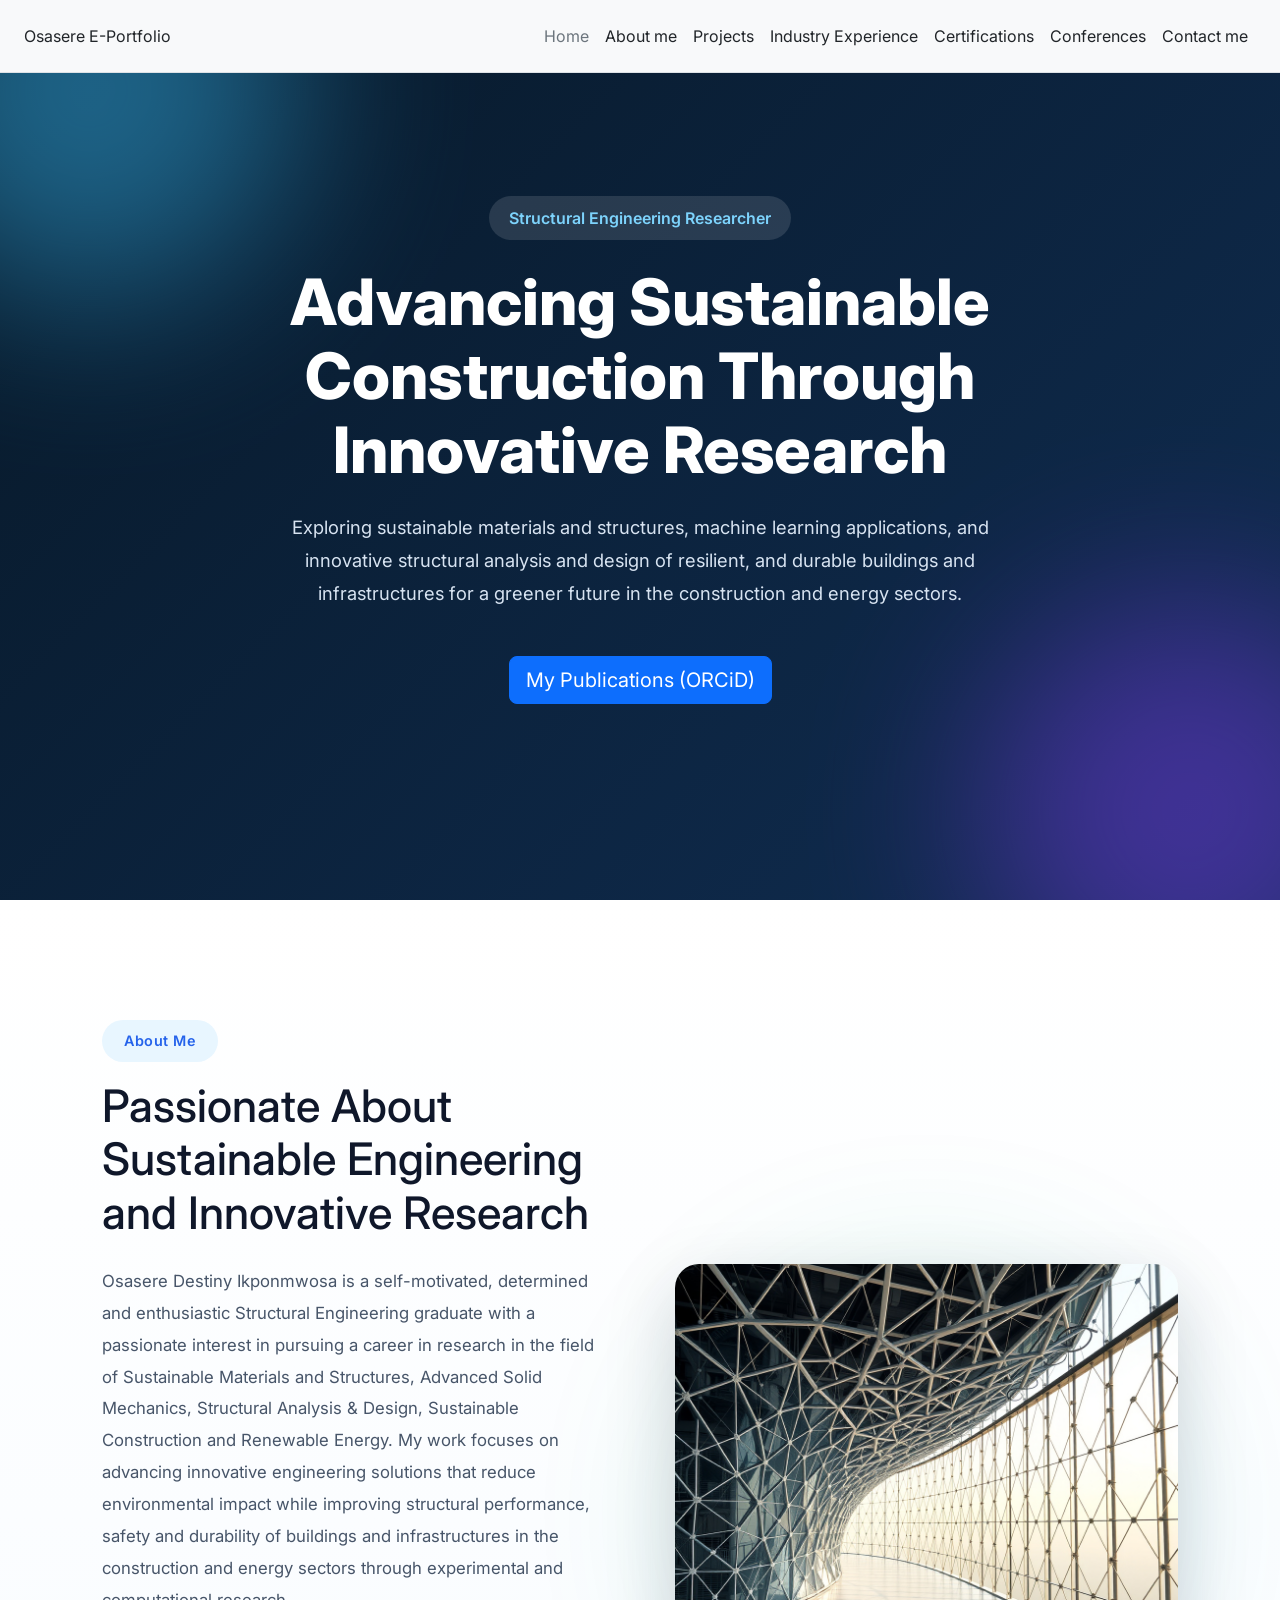
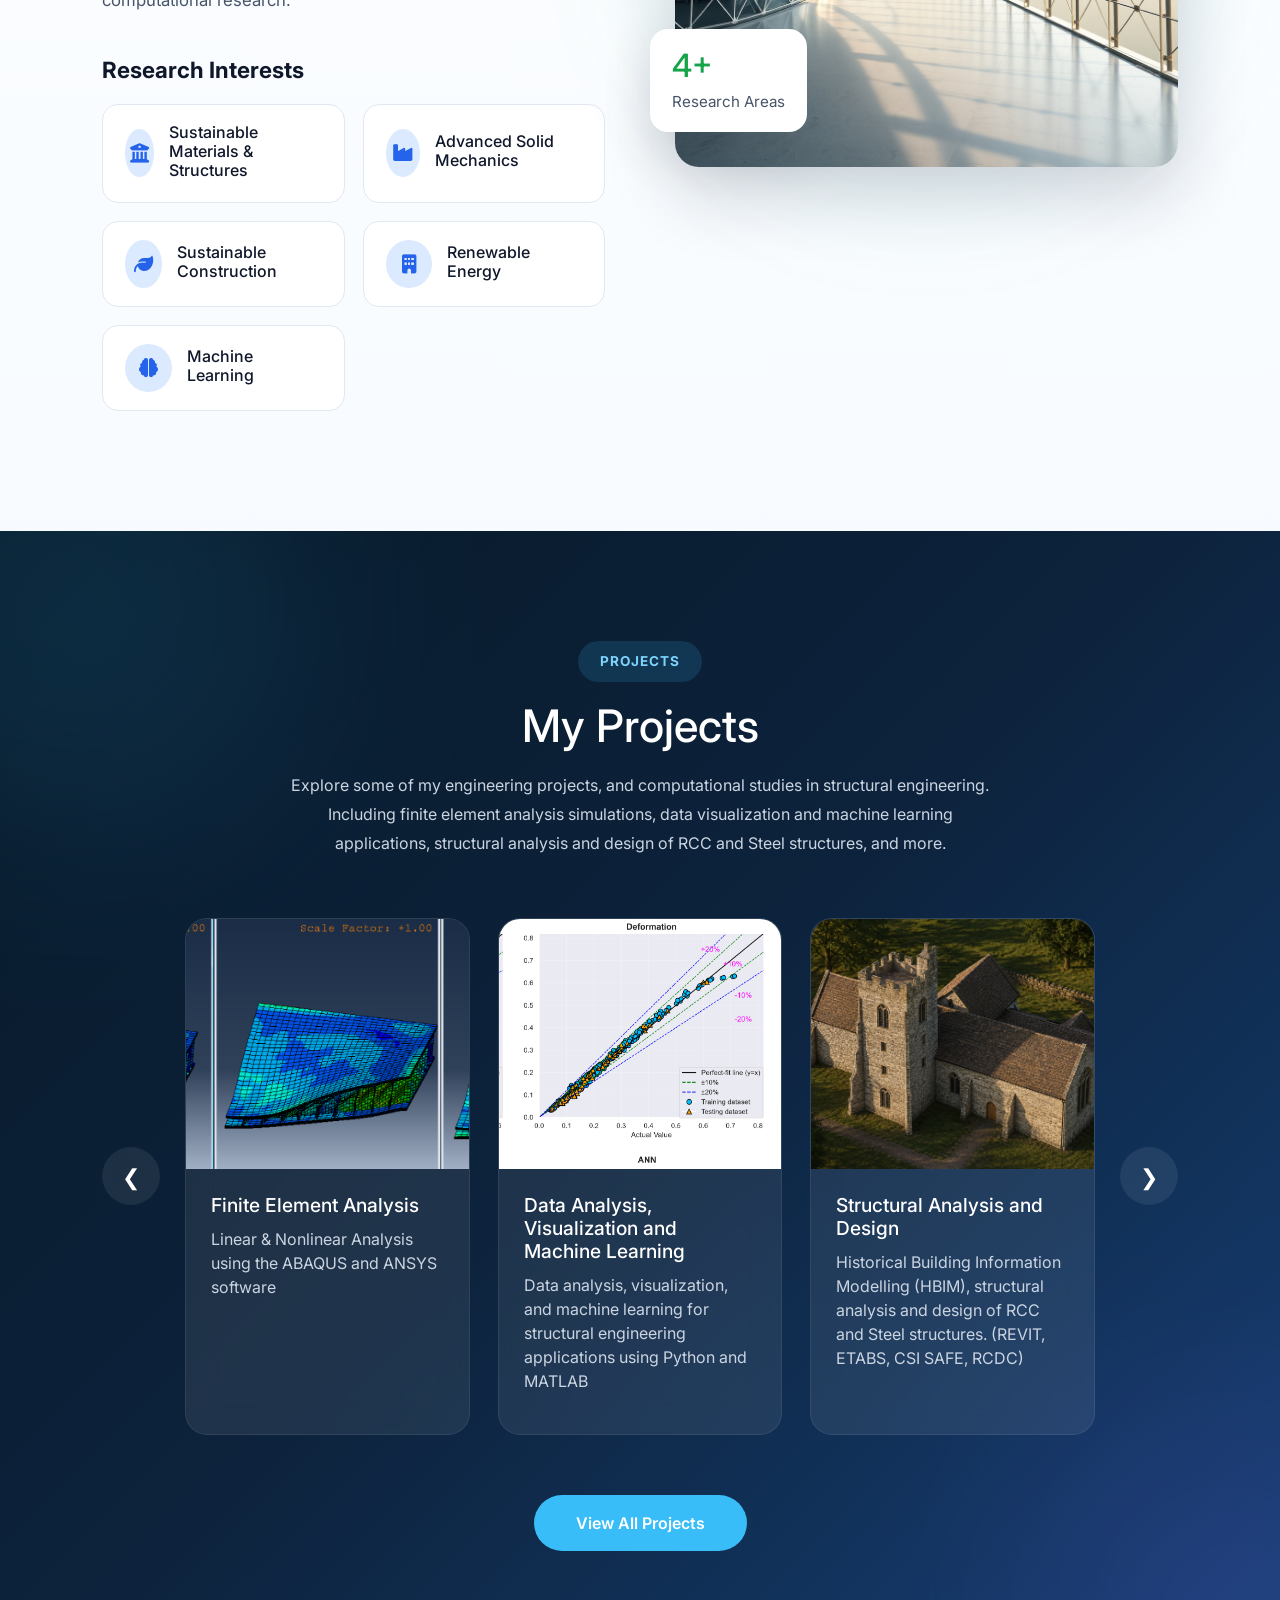
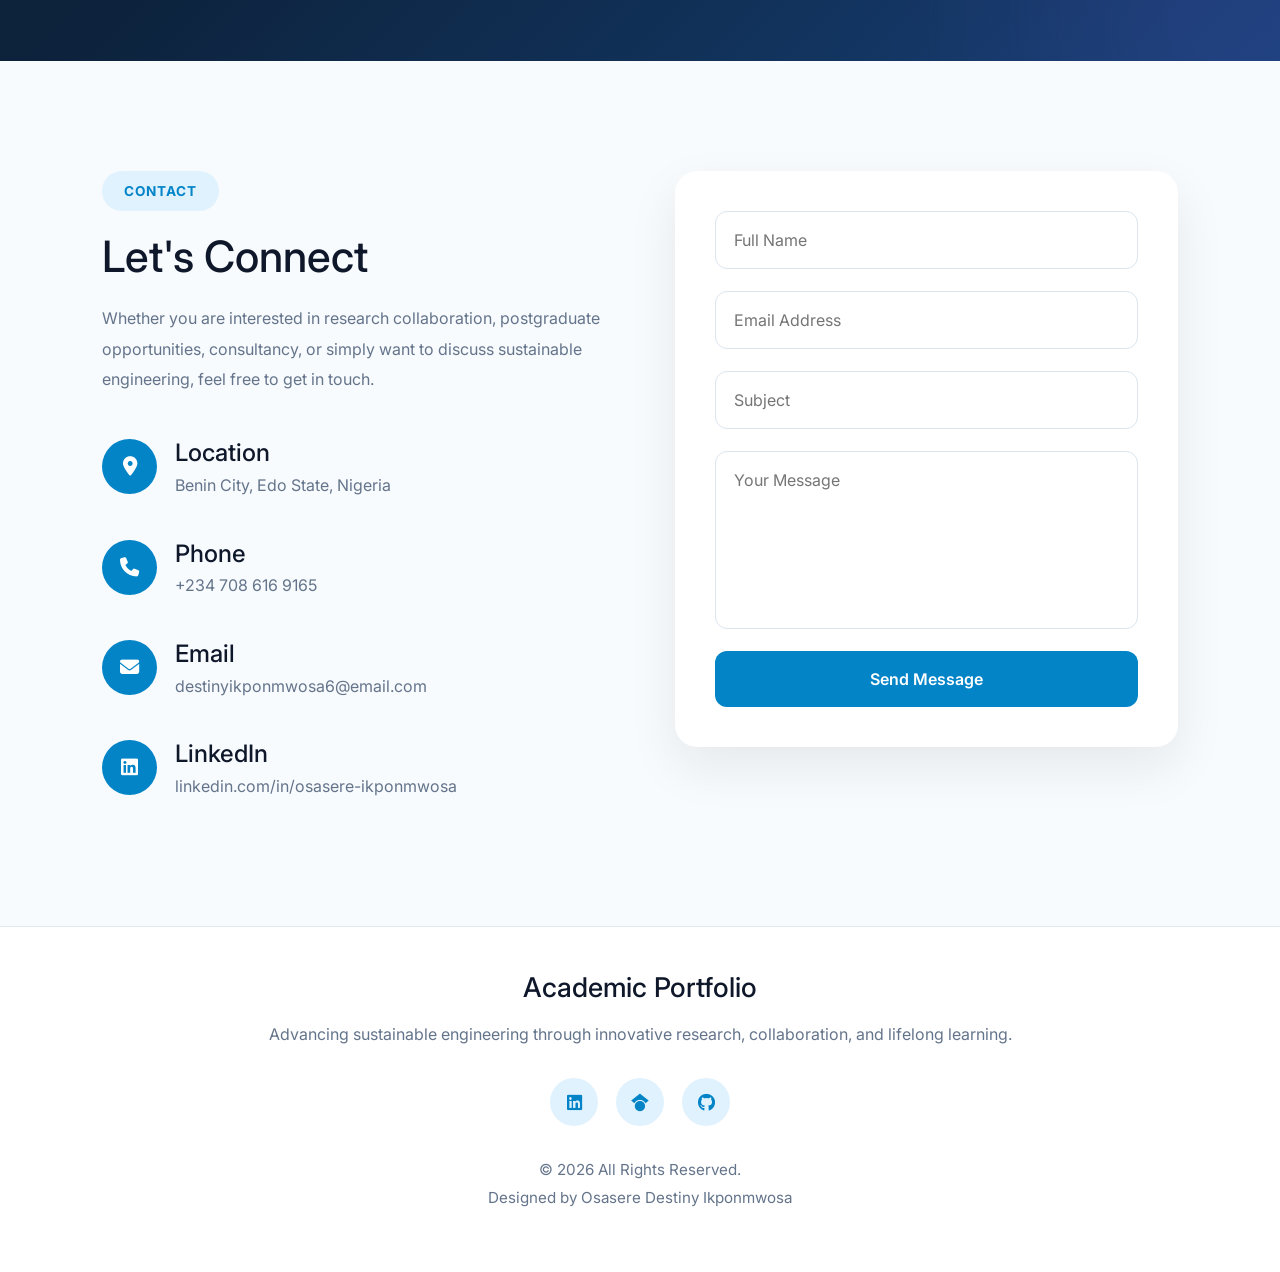
<file: index.html>
<!DOCTYPE html>
<html lang="en">

<head>
    <meta charset="UTF-8">
    <meta name="viewport" content="width=device-width, initial-scale=1.0">

    <!-- Google Fonts -->
    <link href="https://fonts.googleapis.com/css2?family=Inter:wght@300;400;500;600;700;800&display=swap"
        rel="stylesheet">

    <!-- Font Awesome -->
    <link rel="stylesheet" href="https://cdnjs.cloudflare.com/ajax/libs/font-awesome/6.6.0/css/all.min.css">

    <link rel="stylesheet" href="https://cdnjs.cloudflare.com/ajax/libs/font-awesome/6.7.2/css/all.min.css">

    <link href="https://cdn.jsdelivr.net/npm/bootstrap@5.0.2/dist/css/bootstrap.min.css" rel="stylesheet"
        integrity="sha384-EVSTQN3/azprG1Anm3QDgpJLIm9Nao0Yz1ztcQTwFspd3yD65VohhpuuCOmLASjC" crossorigin="anonymous">



    <!-- <link rel="stylesheet" href="/css/index.css"> -->
    <link rel="stylesheet" href="css/section1.css">
    <title>My E-Portfolio</title>
</head>

<body>

    <header
        class="bg-light text-dark d-flex flex-wrap px-4 align-items-center justify-content-center justify-content-md-between py-3 mb-0 border-bottom">
        <a href="index.html"
            class="d-flex align-items-center col-md-3 mb-2 mb-md-0 bg-light text-dark text-decoration-none">
            Osasere E-Portfolio
        </a>


        <ul class="nav col-12 col-md-auto mb-2 justify-content-center mb-md-0">
            <li><a href="index.html" class="nav-link px-2 link-secondary">Home</a></li>
            <li><a href="#about" class="nav-link px-2 link-dark">About me</a></li>
            <!-- <li><a href="#" class="nav-link px-2 link-dark">Research</a></li> -->
            <li><a href="#projects" class="nav-link px-2 link-dark">Projects</a></li>
            <li><a href="Work.html" class="nav-link px-2 link-dark">Industry Experience</a></li>
            <li><a href="Certifications.html" class="nav-link px-2 link-dark">Certifications</a></li>
            <li><a href="Conferences.html" class="nav-link px-2 link-dark">Conferences</a></li>
            <li><a href="#contact" class="nav-link px-2 link-dark">Contact me</a></li>
        </ul>

        <!-- <div class="col-md-3 text-end"> -->
        <!-- <button type="button" class="btn btn-outline-primary me-2">Login</button> -->
        <!-- <button type="button" class="btn btn-primary">Download CV</button>
        </div> -->
    </header>

    <section class="hero">

        <div class="gradient-circle circle1"></div>
        <div class="gradient-circle circle2"></div>

        <div class="hero-content">

            <span class="tag">
                Structural Engineering Researcher
            </span>

            <h1>
                Advancing Sustainable Construction Through Innovative Research
            </h1>

            <p>
                Exploring sustainable materials and structures,
                machine learning applications, and innovative structural analysis and design of resilient, and durable
                buildings
                and infrastructures for a
                greener future in the construction and energy sectors.
            </p>

            <div class="buttons">
                <a href="https://orcid.org/0009-0000-9727-0928" target="_blank" class="btn btn-primary btn-lg  ">
                    My Publications (ORCiD)
                </a>

            </div>

        </div>

    </section>

    <!-- ==========================================
        SECTION 2 - ABOUT ME
=========================================== -->

    <section class="about-section" id="about">

        <div class="about-container">

            <!-- Left Content -->
            <div class="about-content">

                <span class="section-tag">
                    About Me
                </span>

                <h2>
                    Passionate About Sustainable Engineering and Innovative Research
                </h2>

                <p>
                    Osasere Destiny Ikponmwosa is a self-motivated, determined and enthusiastic Structural Engineering
                    graduate with a passionate interest in pursuing a career in research in the field of
                    Sustainable Materials and Structures, Advanced Solid Mechanics, Structural Analysis & Design,
                    Sustainable Construction and Renewable Energy. My work focuses on
                    advancing innovative
                    engineering solutions that reduce environmental impact while
                    improving structural performance, safety and durability of buildings and infrastructures in the
                    construction
                    and energy sectors through
                    experimental and
                    computational research.
                </p>

                <!-- <p>
                    My research integrates laboratory experimentation, machine
                    learning, and data-driven approaches to solve practical
                    challenges in construction materials, infrastructure sustainability,
                    and geotechnical engineering. I am committed to producing
                    research that contributes to greener construction practices and
                    supports the transition toward low-carbon engineering.
                </p> -->

                <h3 class="research-title">
                    Research Interests
                </h3>

                <div class="research-grid">

                    <div class="research-card">
                        <i class="fa-solid fa-building-columns"></i>
                        <div>
                            <h4>Sustainable Materials & Structures</h4>
                            <!-- <span>Fracture, Fatigue life and nonlinear analysis</span> -->
                        </div>
                    </div>

                    <div class="research-card">
                        <i class="fa-solid fa-industry"></i>
                        <div>
                            <h4>Advanced Solid Mechanics</h4>
                            <!-- <span>Auxetic matamaterials, sound materials</span> -->
                        </div>
                    </div>

                    <div class="research-card">
                        <i class="fa-solid fa-leaf"></i>
                        <div>
                            <h4>Sustainable Construction</h4>
                            <!-- <span>Eco-friendly building materials</span> -->
                        </div>
                    </div>

                    <div class="research-card">
                        <i class="fa-solid fa-building"></i>
                        <div>
                            <h4>Renewable Energy </h4>
                            <!-- <span>Resilient and smart infrastructure</span> -->
                        </div>
                    </div>

                    <div class="research-card">
                        <i class="fa-solid fa-brain"></i>
                        <div>
                            <h4>Machine Learning</h4>
                            <!-- <span>AI applications in civil engineering</span> -->
                        </div>
                    </div>

                    <!-- <div class="research-card">
                        <i class="fa-solid fa-recycle"></i>
                        <div>
                            <h4>Recycled Materials</h4>
                            <span>Low-carbon cementitious materials</span>
                        </div>
                    </div> -->

                    <!-- <div class="research-card">
                        <i class="fa-solid fa-mountain-city"></i>
                        <div>
                            <h4>Geotechnical Engineering</h4>
                            <span>Soil stabilization and improvement</span>
                        </div>
                    </div> -->

                </div>

            </div>

            <!-- Right Image -->

            <div class="about-image">

                <img src="Image/img2.png" alt="Modern Sustainable Green Building">

                <div class="image-card">
                    <h3>4+</h3>
                    <span>Research Areas</span>
                </div>

            </div>

        </div>

    </section>



    <!-- ===================================
            SECTION 3 - PROJECTS
=================================== -->

    <section class="projects-section" id="projects">

        <div class="projects-container">

            <div class="section-heading">
                <span class="section-tag">PROJECTS</span>

                <h2>My Projects</h2>

                <p>
                    Explore some of my engineering projects, and computational studies in structural engineering.
                    Including finite element analysis simulations, data visualization and machine learning applications,
                    structural analysis and design of RCC and Steel structures, and more.
                </p>
            </div>

            <!-- Slider -->

            <div class="project-slider">

                <button class="slider-btn prev">
                    &#10094;
                </button>

                <div class="slider-wrapper">

                    <div class="slider-track">

                        <!-- Card 1 -->

                        <div class="project-card">

                            <img src="Image/composite-air-blast/image1.png" alt="Project">

                            <div class="project-info">
                                <h3>Finite Element Analysis </h3>
                                <p>Linear & Nonlinear Analysis using the ABAQUS
                                    and ANSYS software</p>
                            </div>

                        </div>

                        <!-- Card 2 -->

                        <div class="project-card">

                            <img src="Image/ML/model-plot.png" alt="Project">

                            <div class="project-info">
                                <h3>Data Analysis, Visualization and Machine Learning</h3>
                                <p>Data analysis, visualization, and machine learning for
                                    structural engineering
                                    applications using Python and MATLAB</p>
                            </div>

                        </div>

                        <!-- Card 3 -->

                        <div class="project-card">

                            <img src="Image/design/revit/HB/image1.png" alt="Project">

                            <div class="project-info">
                                <h3>Structural Analysis and Design</h3>
                                <p>Historical Building Information Modelling (HBIM), structural analysis and design of
                                    RCC and Steel structures. (REVIT, ETABS, CSI SAFE, RCDC) </p>
                            </div>

                        </div>

                        <!-- Card 4 -->

                        <!-- <div class="project-card">

                            <img src="images/project4.jpg" alt="Project">

                            <div class="project-info">
                                <h3>CBR Laboratory Investigation</h3>
                                <p>Pavement Engineering</p>
                            </div>

                        </div> -->

                        <!-- Card 5 -->

                        <!-- <div class="project-card">

                            <img src="images/project5.jpg" alt="Project">

                            <div class="project-info">
                                <h3>Structural Analysis</h3>
                                <p>Structural Engineering</p>
                            </div>

                        </div> -->

                    </div>

                </div>

                <button class="slider-btn next">
                    &#10095;
                </button>

            </div>

            <div class="project-button">

                <a href="projects.html" class="view-projects-btn">
                    View All Projects
                </a>

            </div>

        </div>

    </section>


    <!-- ==========================================
        SECTION 4 - CONTACT
========================================== -->

    <section class="contact-section" id="contact">

        <div class="contact-container">

            <!-- Left Side -->
            <div class="contact-info">

                <span class="section-tag">CONTACT</span>

                <h2>Let's Connect</h2>

                <p>
                    Whether you are interested in research collaboration,
                    postgraduate opportunities, consultancy, or simply want to
                    discuss sustainable engineering, feel free to get in touch.
                </p>

                <div class="contact-items">

                    <div class="contact-item">
                        <i class="fa-solid fa-location-dot"></i>

                        <div>
                            <h4>Location</h4>
                            <p>Benin City, Edo State, Nigeria</p>
                        </div>
                    </div>

                    <div class="contact-item">
                        <i class="fa-solid fa-phone"></i>

                        <div>
                            <h4>Phone</h4>
                            <p>+234 708 616 9165</p>
                        </div>
                    </div>

                    <div class="contact-item">
                        <i class="fa-solid fa-envelope"></i>

                        <div>
                            <h4>Email</h4>
                            <p>destinyikponmwosa6@email.com</p>
                        </div>
                    </div>

                    <div class="contact-item">
                        <i class="fa-brands fa-linkedin"></i>

                        <div>
                            <h4>LinkedIn</h4>
                            <p>linkedin.com/in/osasere-ikponmwosa</p>
                        </div>
                    </div>

                </div>

            </div>

            <!-- Right Side -->

            <div class="contact-form">

                <form>

                    <div class="input-group">
                        <input type="text" placeholder="Full Name">
                    </div>

                    <div class="input-group">
                        <input type="email" placeholder="Email Address">
                    </div>

                    <div class="input-group">
                        <input type="text" placeholder="Subject">
                    </div>

                    <div class="input-group">
                        <textarea rows="6" placeholder="Your Message"></textarea>
                    </div>

                    <button type="submit">
                        Send Message
                    </button>

                </form>

            </div>

        </div>

    </section>

    <!-- ==========================
        FOOTER
========================== -->

    <footer class="footer">

        <div class="footer-container">

            <h3>Academic Portfolio</h3>

            <p>
                Advancing sustainable engineering through innovative research,
                collaboration, and lifelong learning.
            </p>

            <div class="footer-social">

                <a href="#"><i class="fa-brands fa-linkedin"></i></a>
                <a href="#"><i class="fa-brands fa-google-scholar"></i></a>
                <a href="#"><i class="fa-brands fa-github"></i></a>

            </div>

            <p class="copyright">
                © 2026 All Rights Reserved. <br>
                Designed by Osasere Destiny Ikponmwosa
            </p>

        </div>

    </footer>


</body>

<script src="js/index.js"></script>

<script src="https://cdn.jsdelivr.net/npm/bootstrap@5.0.2/dist/js/bootstrap.bundle.min.js"
    integrity="sha384-MrcW6ZMFYlzcLA8Nl+NtUVF0sA7MsXsP1UyJoMp4YLEuNSfAP+JcXn/tWtIaxVXM"
    crossorigin="anonymous"></script>

</html>
</file>
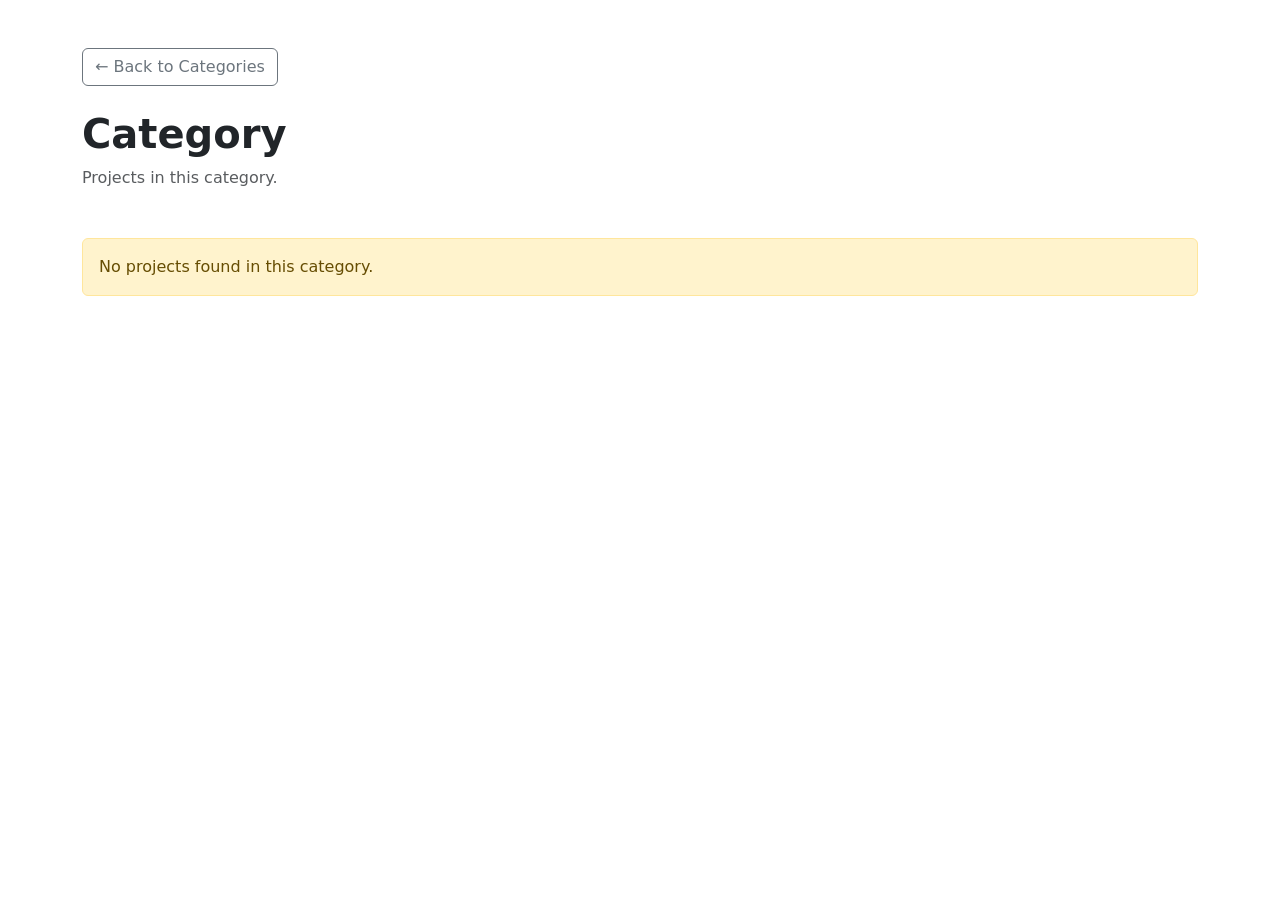
<file: category-products.html>
<!DOCTYPE html>
<html lang="en">

<head>

    <meta charset="UTF-8">
    <meta name="viewport" content="width=device-width, initial-scale=1.0">

    <title>Category Projects</title>

    <link rel="stylesheet" href="css/category-products.css">

    <!-- Bootstrap 5 -->
    <link href="https://cdn.jsdelivr.net/npm/bootstrap@5.3.3/dist/css/bootstrap.min.css" rel="stylesheet">

</head>


<body>


    <div class="container py-5">

        <!-- Back button -->
        <a href="projects.html" class="btn btn-outline-secondary mb-4">
            ← Back to Categories
        </a>


        <!-- Category information -->
        <div class="mb-5">

            <h1 id="categoryName" class="fw-bold">
                Loading...
            </h1>

            <p id="categoryDescription" class="text-muted"></p>

        </div>


        <!-- Projects will be generated here -->
        <div id="projectsContainer"></div>

    </div>


    <!-- Bootstrap JS -->
    <script src="https://cdn.jsdelivr.net/npm/bootstrap@5.3.3/dist/js/bootstrap.bundle.min.js">
    </script>


    <!-- Page JavaScript -->
    <script src="js/category-products.js"></script>

</body>

</html>
</file>
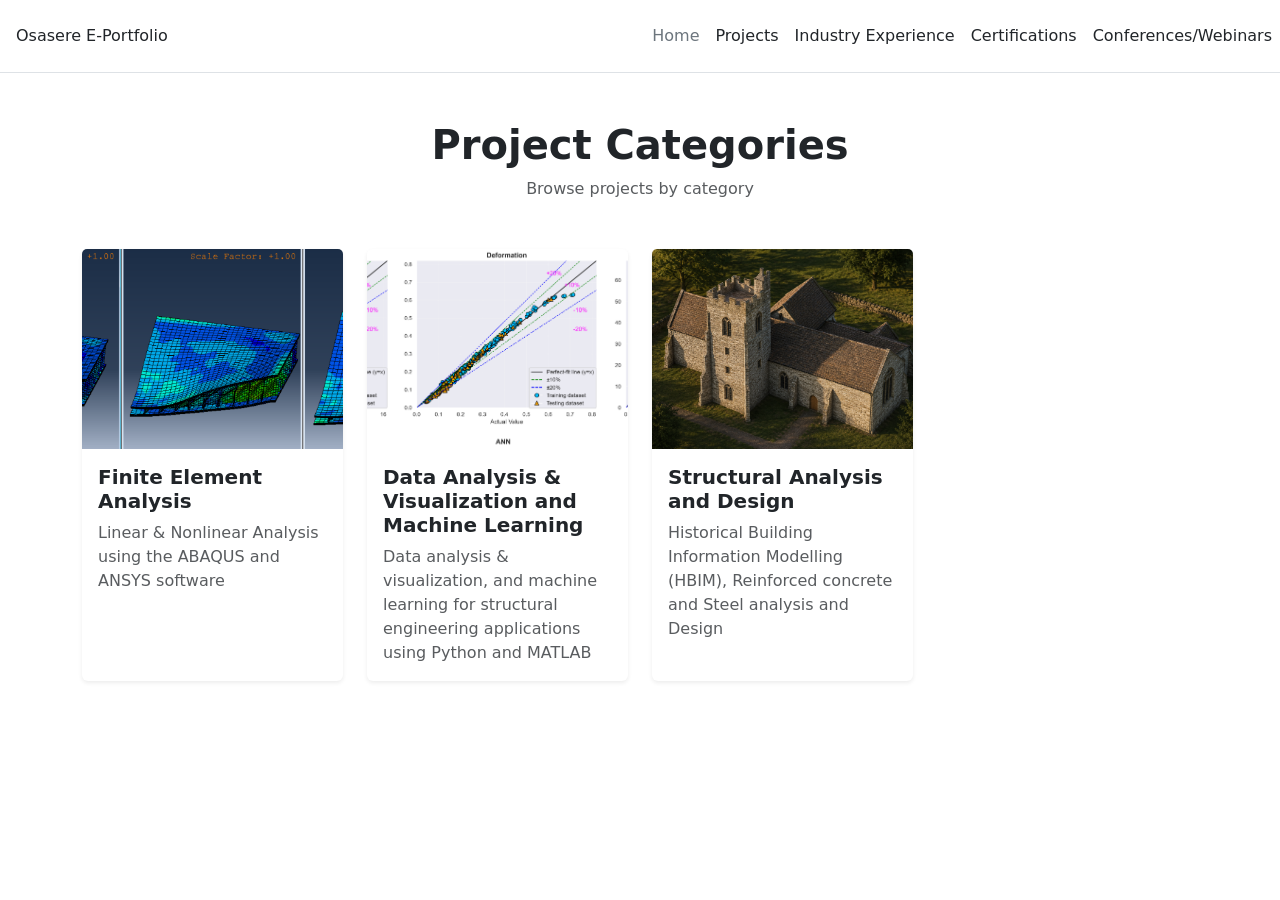
<file: projects.html>
<!DOCTYPE html>
<html lang="en">

<head>
    <meta charset="UTF-8">
    <meta name="viewport" content="width=device-width, initial-scale=1.0">
    <!-- Bootstrap 5 CSS -->
    <link href="https://cdn.jsdelivr.net/npm/bootstrap@5.3.3/dist/css/bootstrap.min.css" rel="stylesheet">
    <title>Document</title>
</head>

<body>

    <header
        class="d-flex flex-wrap align-items-center justify-content-center justify-content-md-between py-3 mb-0 border-bottom">
        <a href="/" class="d-flex align-items-center col-md-3 mb-2 mb-md-0 text-dark text-decoration-none px-3">
            Osasere E-Portfolio
        </a>


        <ul class="nav col-12 col-md-auto mb-2 justify-content-center mb-md-0">
            <li><a href="index.html" class="nav-link px-2 link-secondary">Home</a></li>
            <!-- <li><a href="#" class="nav-link px-2 link-dark">About me</a></li> -->
            <!-- <li><a href="#" class="nav-link px-2 link-dark">Research</a></li> -->
            <li><a href="" class="nav-link px-2 link-dark">Projects</a></li>
            <li><a href="Work.html" class="nav-link px-2 link-dark">Industry Experience</a></li>
            <li><a href="Certifications.html" class="nav-link px-2 link-dark">Certifications</a></li>
            <li><a href="Conferences.html" class="nav-link px-2 link-dark">Conferences/Webinars</a></li>
            <!-- <li><a href="#" class="nav-link px-2 link-dark">Contact me</a></li> -->
        </ul>

        <!-- <div class="col-md-3 text-end"> -->
        <!-- <button type="button" class="btn btn-outline-primary me-2">Login</button> -->
        <!-- <button type="button" class="btn btn-primary me-3">Download CV</button>
        </div> -->
    </header>

    <div class="container py-5">

        <div class="text-center mb-5">
            <h1 class="fw-bold">Project Categories</h1>

            <p class="text-muted">
                Browse projects by category
            </p>
        </div>


        <!-- Categories will be inserted here -->
        <div class="row g-4" id="categoryContainer"></div>

    </div>


    <!-- Bootstrap 5 JS -->
    <script src="https://cdn.jsdelivr.net/npm/bootstrap@5.3.3/dist/js/bootstrap.bundle.min.js">
    </script>

    <!-- Your JavaScript -->
    <script src="js/products.js"></script>

</body>

</html>
</file>
<file: css/index.css>
* {
    box-sizing: border-box;
    padding: 0;
    margin: 0;
}

body {
    padding: 0;
    margin: 0;
    box-sizing: border-box;
    background-color: #07092e;
    color: #fff;
}


.section1 {
    display: flex;
    flex-direction: row;
    justify-content: space-evenly;
    flex-wrap: wrap;
}

.section1-1 {
    /* width: 50%; */
    padding: 50px 80px;
}

.section1-2 {
    /* width: 50%; */
    /* flex: 1; */
    padding: 50px 80px;

}

.section1-btn {
    background-color: #F61A1A;
    color: #fff;
    border: none;
    padding: 10px 40px;
    font-size: 18px;
    cursor: pointer;
    margin-top: 100px;
    width: fit-content;
    border-radius: 20px;
}


.section2 {
    background-color: #F61A1A;
    display: flex;
    flex-direction: row;
    justify-content: space-evenly;
    flex-wrap: wrap;
}

.section2-1 {
    width: 50%;
    padding: 50px 80px;
}


.section2-2 {
    width: 50%;
    padding: 50px 80px;
}



.section2-btn {
    background-color: #fff;
    color: #F61A1A;
    border: none;
    padding: 10px 40px;
    font-size: 18px;
    cursor: pointer;
    margin-top: 100px;
    width: fit-content;
    border-radius: 20px;
}


.section3 {
    padding-bottom: 100px;
}


.section3-1 {
    display: flex;
    flex-direction: column;
    justify-content: center;
    align-items: center;
    text-align: center;
    padding: 50px 0;
}

.section3-2 {
    display: flex;
    flex-direction: row;
    flex-wrap: nowrap;
    justify-content: space-evenly;
    margin-top: 30px;
    gap: 30px;
}


.section3-btn {
    margin: auto;
    background-color: #F61A1A;
    color: #fff;
    border: none;
    padding: 10px 40px;
    font-size: 18px;
    cursor: pointer;
    margin-top: 60px;
    width: fit-content;
    border-radius: 20px;
}


.section4 {
    background-color: #F61A1A;
    display: flex;
    /* flex-direction: row; */
    justify-content: space-evenly;
    flex-wrap: wrap;
    gap: 30px;
    padding: 50px 0;
}

.section4-1>div {
    display: flex;
    flex-direction: row;
    align-items: center;
    gap: 30px;
    margin-top: 15px;
}

.contact-form {
    margin-top: 20px;

}

.form-input {
    margin-top: 20px;
    border: 0;
    outline: 0;
    background-color: white;
    border-radius: 18px;
    padding: 12px;
}

.form-textarea {
    margin-top: 20px;
    border: 0;
    outline: 0;
    background-color: white;
    border-radius: 18px;
    padding: 18px;
}


.form-btn {
    background-color: #fff;
    color: #F61A1A;
    border: none;
    padding: 10px 40px;
    font-size: 18px;
    cursor: pointer;
    margin-top: 60px;
    width: fit-content;
    border-radius: 20px;
}



/* image slider  */

/* 1. Main Outer Wrapper */
.gallery-slider-wrapper {
    position: relative;
    width: 100%;
    max-width: 1200px;
    margin: 40px auto;
    padding: 0 50px;
    /* Space on sides so arrows don't block images */
    box-sizing: border-box;
}

/* 2. Hidden Overflow Container */
.slider-container {
    width: 100%;
    overflow: hidden;
    border-radius: 12px;
}

/* 3. Flex Track for Slides */
.slider-track {
    display: flex;
    gap: 15px;
    /* Visual spacing between images */
    transition: transform 0.4s ease-in-out;
    /* Smooth sliding transition effect */
    will-change: transform;
}

/* 4. Slide Sizing (Calculated to show exactly 3 upfront) */
.slide {
    /* 33.333% minus a fraction of the track gaps */
    flex: 0 0 calc((100% - (15px * 2)) / 3);
    aspect-ratio: 4 / 3;
    /* Standard professional card ratio */
    position: relative;
    border-radius: 8px;
    overflow: hidden;
    box-shadow: 0 4px 12px rgba(0, 0, 0, 0.1);
}

.slide img {
    width: 100%;
    height: 100%;
    object-fit: cover;
    display: block;
}

/* 5. Gradient Caption Styling */
.caption {
    position: absolute;
    bottom: 0;
    left: 0;
    right: 0;
    background: linear-gradient(transparent, rgba(0, 0, 0, 0.75));
    color: #fff;
    padding: 15px 10px;
    font-family: sans-serif;
    font-size: 0.95rem;
    text-align: center;
}

/* 6. Navigation Arrow Buttons */
.nav-btn {
    position: absolute;
    top: 50%;
    transform: translateY(-50%);
    background: #ffffff;
    border: 1px solid #ddd;
    color: #333;
    width: 40px;
    height: 40px;
    border-radius: 50%;
    font-size: 1.2rem;
    cursor: pointer;
    display: flex;
    align-items: center;
    justify-content: center;
    box-shadow: 0 4px 10px rgba(0, 0, 0, 0.15);
    z-index: 10;
    transition: all 0.2s ease;
}

.nav-btn:hover {
    background: #f0f0f0;
    transform: translateY(-50%) scale(1.05);
}

.prev-btn {
    left: 0;
}

.next-btn {
    right: 0;
}

/* 7. Responsive Mobile Layout (Flips to 1 image upfront on smaller viewports) */
@media (max-width: 768px) {
    .slide {
        flex: 0 0 100%;
    }

    .gallery-slider-wrapper {
        padding: 0 45px;
    }
}

/*=========================================
            PROJECTS SECTION
=========================================*/

.projects-section {
    padding: 110px 8%;
    background: linear-gradient(135deg, #071827, #0d233d, #153f74);
    position: relative;
    overflow: hidden;
}

.projects-section::before {
    content: "";
    position: absolute;
    width: 450px;
    height: 450px;
    border-radius: 50%;
    background: #38bdf8;
    filter: blur(120px);
    opacity: .12;
    top: -150px;
    left: -150px;
}

.projects-section::after {
    content: "";
    position: absolute;
    width: 450px;
    height: 450px;
    border-radius: 50%;
    background: #8b5cf6;
    filter: blur(120px);
    opacity: .12;
    bottom: -180px;
    right: -180px;
}

.projects-container {
    max-width: 1400px;
    margin: auto;
    position: relative;
    z-index: 2;
}

/* Heading */

.section-heading {
    text-align: center;
    margin-bottom: 60px;
}

.section-tag {
    display: inline-block;
    padding: 10px 22px;
    background: rgba(56, 189, 248, .15);
    color: #7dd3fc;
    border-radius: 30px;
    font-size: .85rem;
    font-weight: 700;
    letter-spacing: 1px;
    margin-bottom: 18px;
}

.section-heading h2 {
    font-size: 2.8rem;
    color: #ffffff;
    margin-bottom: 18px;
}

.section-heading p {
    max-width: 700px;
    margin: auto;
    color: #cbd5e1;
    line-height: 1.8;
}

/* Slider */

.project-slider {
    display: flex;
    align-items: center;
    gap: 25px;
}

/* Navigation Buttons */

.slider-btn {
    width: 58px;
    height: 58px;
    border: none;
    border-radius: 50%;
    background: rgba(255, 255, 255, .08);
    color: #ffffff;
    font-size: 1.4rem;
    cursor: pointer;
    backdrop-filter: blur(10px);
    transition: .3s;
    flex-shrink: 0;
}

.slider-btn:hover {
    background: #38bdf8;
    transform: scale(1.08);
}

/* Slider */

.slider-wrapper {
    overflow: hidden;
    flex: 1;
}

.slider-track {
    display: flex;
    gap: 28px;
    transition: .6s ease;
}

/* Cards */

.project-card {
    min-width: calc((100% - 56px)/3);
    background: rgba(255, 255, 255, .08);
    border: 1px solid rgba(255, 255, 255, .08);
    backdrop-filter: blur(15px);
    border-radius: 22px;
    overflow: hidden;
    transition: .35s;
}

.project-card:hover {
    transform: translateY(-10px);
    border-color: #38bdf8;
    box-shadow: 0 20px 45px rgba(56, 189, 248, .18);
}

.project-card img {
    width: 100%;
    height: 250px;
    object-fit: cover;
}

.project-info {
    padding: 25px;
}

.project-info h3 {
    color: #ffffff;
    font-size: 1.2rem;
    margin-bottom: 10px;
}

.project-info p {
    color: #cbd5e1;
}

/* Button */

.project-button {
    text-align: center;
    margin-top: 60px;
}

.view-projects-btn {
    display: inline-block;
    padding: 16px 42px;
    border-radius: 50px;
    text-decoration: none;
    background: #38bdf8;
    color: #ffffff;
    font-weight: 600;
    transition: .3s;
}

.view-projects-btn:hover {
    background: #0ea5e9;
    transform: translateY(-4px);
}

/* Responsive */

@media(max-width:1100px) {

    .project-card {
        min-width: calc((100% - 28px)/2);
    }

}

@media(max-width:768px) {

    .projects-section {
        padding: 90px 6%;
    }

    .section-heading h2 {
        font-size: 2.2rem;
    }

    .project-card {
        min-width: 100%;
    }

    .slider-btn {
        width: 48px;
        height: 48px;
    }

}


/*====================================
        CONTACT SECTION
=====================================*/

.contact-section {
    padding: 110px 8%;
    background: #f8fbfd;
}

.contact-container {
    max-width: 1300px;
    margin: auto;
    display: grid;
    grid-template-columns: 1fr 1fr;
    gap: 70px;
    align-items: start;
}

/* Left */

.contact-info .section-tag {
    display: inline-block;
    padding: 10px 22px;
    background: #e0f2fe;
    color: #0284c7;
    border-radius: 30px;
    font-size: .85rem;
    font-weight: 700;
    margin-bottom: 20px;
}

.contact-info h2 {
    font-size: 2.7rem;
    color: #0f172a;
    margin-bottom: 20px;
}

.contact-info>p {
    color: #64748b;
    line-height: 1.9;
    margin-bottom: 45px;
}

.contact-items {
    display: flex;
    flex-direction: column;
    gap: 25px;
}

.contact-item {
    display: flex;
    align-items: flex-start;
    gap: 18px;
}

.contact-item i {
    width: 55px;
    height: 55px;
    border-radius: 50%;
    background: #0284c7;
    color: #fff;
    display: flex;
    align-items: center;
    justify-content: center;
    font-size: 1.2rem;
    flex-shrink: 0;
}

.contact-item h4 {
    color: #0f172a;
    margin-bottom: 5px;
}

.contact-item p {
    color: #64748b;
    line-height: 1.6;
}

/* Form */

.contact-form {
    background: #fff;
    padding: 40px;
    border-radius: 22px;
    box-shadow: 0 20px 50px rgba(15, 23, 42, .08);
}

.input-group {
    margin-bottom: 22px;
}

.contact-form input,
.contact-form textarea {
    width: 100%;
    padding: 16px 18px;
    border: 1px solid #dbe4ef;
    border-radius: 12px;
    font-size: 1rem;
    outline: none;
    transition: .3s;
    background: #fff;
}

.contact-form input:focus,
.contact-form textarea:focus {
    border-color: #0284c7;
    box-shadow: 0 0 0 4px rgba(2, 132, 199, .12);
}

.contact-form textarea {
    resize: none;
}

.contact-form button {
    width: 100%;
    padding: 16px;
    border: none;
    border-radius: 12px;
    background: #0284c7;
    color: #fff;
    font-size: 1rem;
    font-weight: 600;
    cursor: pointer;
    transition: .3s;
}

.contact-form button:hover {
    background: #0369a1;
}

/*====================================
            FOOTER
=====================================*/

.footer {
    background: #ffffff;
    border-top: 1px solid #e2e8f0;
    padding: 45px 8%;
}

.footer-container {
    max-width: 1200px;
    margin: auto;
    text-align: center;
}

.footer h3 {
    color: #0f172a;
    margin-bottom: 15px;
    font-size: 1.7rem;
}

.footer p {
    color: #64748b;
    line-height: 1.8;
}

.footer-social {
    margin: 30px 0;
    display: flex;
    justify-content: center;
    gap: 18px;
}

.footer-social a {
    width: 48px;
    height: 48px;
    border-radius: 50%;
    background: #e0f2fe;
    color: #0284c7;
    display: flex;
    align-items: center;
    justify-content: center;
    text-decoration: none;
    font-size: 1.1rem;
    transition: .3s;
}

.footer-social a:hover {
    background: #0284c7;
    color: #fff;
}

.copyright {
    margin-top: 15px;
    color: #94a3b8;
    font-size: .95rem;
}

/*====================================
        Responsive
=====================================*/

@media(max-width:950px) {

    .contact-container {
        grid-template-columns: 1fr;
    }

    .contact-info h2 {
        font-size: 2.2rem;
    }

}

@media(max-width:600px) {

    .contact-section {
        padding: 90px 6%;
    }

    .contact-form {
        padding: 28px;
    }

    .contact-info h2 {
        font-size: 1.9rem;
    }

}
</file>
<file: css/section1.css>
* {
    margin: 0;
    padding: 0;
    box-sizing: border-box;
}

body {
    font-family: 'Inter', sans-serif;
    background: #081222;
    color: white;
}

/* Header */

header {
    position: fixed;
    width: 100%;
    top: 0;
    left: 0;
    z-index: 1000;
    backdrop-filter: blur(15px);
    background: rgba(8, 18, 34, .55);
    border-bottom: 1px solid rgba(255, 255, 255, .08);
}

.container {
    max-width: 1200px;
    margin: auto;
    padding: 18px 30px;

    display: flex;
    justify-content: space-between;
    align-items: center;
}

.logo {
    font-size: 1.5rem;
    font-weight: 800;
    letter-spacing: .5px;
}

.logo span {
    color: #6EE7F9;
}

nav {
    display: flex;
    gap: 35px;
}

nav a {
    color: white;
    text-decoration: none;
    font-weight: 500;
    transition: .3s;
}

nav a:hover {
    color: #6EE7F9;
}

.btn-nav {
    text-decoration: none;
    color: white;
    background: #3B82F6;
    padding: 12px 22px;
    border-radius: 50px;
    transition: .3s;
}

.btn-nav:hover {
    background: #2563EB;
}

/* Hero */

.hero {

    min-height: 100vh;

    display: flex;
    align-items: center;
    justify-content: center;

    position: relative;
    overflow: hidden;

    background:
        linear-gradient(135deg,
            #071827,
            #102D52,
            #153F74,
            #071827);

    background-size: 300% 300%;

    animation: gradientMove 10s ease infinite;
}

.hero-content {

    position: relative;
    z-index: 5;

    width: 90%;
    max-width: 850px;
    text-align: center;
}

.tag {

    display: inline-block;

    padding: 10px 20px;

    border-radius: 30px;

    background: rgba(255, 255, 255, .12);

    color: #7DD3FC;

    margin-bottom: 25px;

    font-weight: 600;
}

.hero h1 {

    font-size: 4rem;
    line-height: 1.15;
    font-weight: 800;
    margin-bottom: 25px;
}

.hero p {

    max-width: 700px;
    margin: auto;

    color: #d7e3f1;

    line-height: 1.8;

    font-size: 1.15rem;

    margin-bottom: 45px;
}



/* Decorative Blur */

.gradient-circle {

    position: absolute;

    border-radius: 50%;

    filter: blur(90px);

    opacity: .45;
}

.circle1 {

    width: 420px;
    height: 420px;

    background: #38BDF8;

    top: -120px;
    left: -120px;
}

.circle2 {

    width: 420px;
    height: 420px;

    background: #7C3AED;

    bottom: -120px;
    right: -120px;
}

@keyframes gradientMove {

    0% {
        background-position: 0% 50%;
    }

    50% {
        background-position: 100% 50%;
    }

    100% {
        background-position: 0% 50%;
    }

}

/* Responsive */

@media(max-width:900px) {

    nav {
        display: none;
    }

    .hero h1 {
        font-size: 2.8rem;
    }

    .buttons {
        flex-direction: column;
        align-items: center;
    }

}

@media(max-width:600px) {

    .hero h1 {
        font-size: 2.2rem;
    }

    .hero p {
        font-size: 1rem;
    }

    .btn-nav {
        display: none;
    }

}


/*====================================================
    SECTION 2 - ABOUT ME
====================================================*/

.about-section {
    padding: 120px 8%;
    background: linear-gradient(180deg, #ffffff, #f7fbff);
}

.about-container {
    max-width: 1300px;
    margin: auto;
    display: grid;
    grid-template-columns: 1fr 1fr;
    gap: 70px;
    align-items: center;
}

/* LEFT CONTENT */

.about-content .section-tag {
    display: inline-block;
    padding: 10px 22px;
    border-radius: 30px;
    background: #e8f6ff;
    color: #2563eb;
    font-size: .9rem;
    font-weight: 600;
    letter-spacing: .5px;
    margin-bottom: 18px;
}

.about-content h2 {
    font-size: 2.8rem;
    color: #0f172a;
    margin-bottom: 25px;
    line-height: 1.2;
}

.about-content p {
    color: #475569;
    font-size: 1.05rem;
    line-height: 1.9;
    margin-bottom: 20px;
}

/* Research Interest */

.research-title {
    font-size: 1.4rem;
    color: #0f172a;
    margin: 40px 0 20px;
    font-weight: 700;
}

.research-grid {
    display: grid;
    grid-template-columns: repeat(2, 1fr);
    gap: 18px;
}

.research-card {
    display: flex;
    align-items: center;
    gap: 15px;
    padding: 18px 22px;
    border-radius: 16px;
    background: #ffffff;
    border: 1px solid #e2e8f0;
    transition: .35s ease;
    cursor: pointer;
}

.research-card:hover {
    transform: translateY(-6px);
    border-color: #38bdf8;
    box-shadow: 0 18px 40px rgba(15, 23, 42, .08);
}

.research-card i {
    width: 48px;
    height: 48px;
    border-radius: 50%;
    background: #dbeafe;
    color: #2563eb;
    display: flex;
    align-items: center;
    justify-content: center;
    font-size: 1.2rem;
}

.research-card h4 {
    color: #0f172a;
    font-size: 1rem;
    margin-bottom: 4px;
}

.research-card span {
    color: #64748b;
    font-size: .92rem;
}

/* RIGHT IMAGE */

.about-image {
    position: relative;
    display: flex;
    justify-content: center;
    align-items: center;
}

.about-image::before {
    content: "";
    position: absolute;
    width: 420px;
    height: 420px;
    background: linear-gradient(135deg, #22c55e, #06b6d4);
    border-radius: 50%;
    filter: blur(100px);
    opacity: .18;
    z-index: 0;
}

.about-image img {
    width: 100%;
    max-width: 520px;
    border-radius: 24px;
    position: relative;
    z-index: 2;
    object-fit: cover;
    box-shadow: 0 25px 70px rgba(15, 23, 42, .18);
}

/* Floating Card */

.image-card {
    position: absolute;
    bottom: 35px;
    left: -25px;
    background: #ffffff;
    padding: 18px 22px;
    border-radius: 18px;
    box-shadow: 0 20px 50px rgba(15, 23, 42, .12);
    z-index: 5;
}

.image-card h3 {
    color: #16a34a;
    font-size: 2rem;
    margin-bottom: 4px;
}

.image-card span {
    color: #475569;
    font-size: .95rem;
}

/* Responsive */

@media(max-width:1000px) {

    .about-container {
        grid-template-columns: 1fr;
    }

    .about-image {
        order: -1;
    }

    .research-grid {
        grid-template-columns: 1fr;
    }

    .image-card {
        left: 20px;
    }

}

@media(max-width:768px) {

    .about-section {
        padding: 90px 6%;
    }

    .about-content h2 {
        font-size: 2.2rem;
    }

    .about-image img {
        max-width: 100%;
    }

    .image-card {
        position: relative;
        left: 0;
        bottom: 0;
        margin-top: 20px;
        width: fit-content;
    }

}

@media(max-width:500px) {

    .about-content h2 {
        font-size: 1.9rem;
    }

    .about-content p {
        font-size: .98rem;
    }

    .research-card {
        padding: 16px;
    }

}


/* write for projects section 3, which contains an image gallery slide (with autoslide) with 3 images upfront of different projects and with arrows at both ends to navigate, and a button underneath to see all projects. and just write only the html and css exclusive only and specific to the section */


/* write for contact me and footer section 4, which contains the location, phone number, email, linkedin on the left side and contact form on the right side. and just write only the html with bootstrap 5 exclusive only and specific to the section. it should be a light background */


/*=========================================
            PROJECTS SECTION
=========================================*/

.projects-section {
    padding: 110px 8%;
    background: linear-gradient(135deg, #071827, #0d233d, #153f74);
    position: relative;
    overflow: hidden;
}

.projects-section::before {
    content: "";
    position: absolute;
    width: 450px;
    height: 450px;
    border-radius: 50%;
    background: #38bdf8;
    filter: blur(120px);
    opacity: .12;
    top: -150px;
    left: -150px;
}

.projects-section::after {
    content: "";
    position: absolute;
    width: 450px;
    height: 450px;
    border-radius: 50%;
    background: #8b5cf6;
    filter: blur(120px);
    opacity: .12;
    bottom: -180px;
    right: -180px;
}

.projects-container {
    max-width: 1400px;
    margin: auto;
    position: relative;
    z-index: 2;
}

/* Heading */

.section-heading {
    text-align: center;
    margin-bottom: 60px;
}

.section-tag {
    display: inline-block;
    padding: 10px 22px;
    background: rgba(56, 189, 248, .15);
    color: #7dd3fc;
    border-radius: 30px;
    font-size: .85rem;
    font-weight: 700;
    letter-spacing: 1px;
    margin-bottom: 18px;
}

.section-heading h2 {
    font-size: 2.8rem;
    color: #ffffff;
    margin-bottom: 18px;
}

.section-heading p {
    max-width: 700px;
    margin: auto;
    color: #cbd5e1;
    line-height: 1.8;
}

/* Slider */

.project-slider {
    display: flex;
    align-items: center;
    gap: 25px;
}

/* Navigation Buttons */

.slider-btn {
    width: 58px;
    height: 58px;
    border: none;
    border-radius: 50%;
    background: rgba(255, 255, 255, .08);
    color: #ffffff;
    font-size: 1.4rem;
    cursor: pointer;
    backdrop-filter: blur(10px);
    transition: .3s;
    flex-shrink: 0;
}

.slider-btn:hover {
    background: #38bdf8;
    transform: scale(1.08);
}

/* Slider */

.slider-wrapper {
    overflow: hidden;
    flex: 1;
}

.slider-track {
    display: flex;
    gap: 28px;
    transition: .6s ease;
}

/* Cards */

.project-card {
    min-width: calc((100% - 56px)/3);
    background: rgba(255, 255, 255, .08);
    border: 1px solid rgba(255, 255, 255, .08);
    backdrop-filter: blur(15px);
    border-radius: 22px;
    overflow: hidden;
    transition: .35s;
}

.project-card:hover {
    transform: translateY(-10px);
    border-color: #38bdf8;
    box-shadow: 0 20px 45px rgba(56, 189, 248, .18);
}

.project-card img {
    width: 100%;
    height: 250px;
    object-fit: cover;
}

.project-info {
    padding: 25px;
}

.project-info h3 {
    color: #ffffff;
    font-size: 1.2rem;
    margin-bottom: 10px;
}

.project-info p {
    color: #cbd5e1;
}

/* Button */

.project-button {
    text-align: center;
    margin-top: 60px;
}

.view-projects-btn {
    display: inline-block;
    padding: 16px 42px;
    border-radius: 50px;
    text-decoration: none;
    background: #38bdf8;
    color: #ffffff;
    font-weight: 600;
    transition: .3s;
}

.view-projects-btn:hover {
    background: #0ea5e9;
    transform: translateY(-4px);
}

/* Responsive */

@media(max-width:1100px) {

    .project-card {
        min-width: calc((100% - 28px)/2);
    }

}

@media(max-width:768px) {

    .projects-section {
        padding: 90px 6%;
    }

    .section-heading h2 {
        font-size: 2.2rem;
    }

    .project-card {
        min-width: 100%;
    }

    .slider-btn {
        width: 48px;
        height: 48px;
    }

}


/*====================================
        CONTACT SECTION
=====================================*/

.contact-section {
    padding: 110px 8%;
    background: #f8fbfd;
}

.contact-container {
    max-width: 1300px;
    margin: auto;
    display: grid;
    grid-template-columns: 1fr 1fr;
    gap: 70px;
    align-items: start;
}

/* Left */

.contact-info .section-tag {
    display: inline-block;
    padding: 10px 22px;
    background: #e0f2fe;
    color: #0284c7;
    border-radius: 30px;
    font-size: .85rem;
    font-weight: 700;
    margin-bottom: 20px;
}

.contact-info h2 {
    font-size: 2.7rem;
    color: #0f172a;
    margin-bottom: 20px;
}

.contact-info>p {
    color: #64748b;
    line-height: 1.9;
    margin-bottom: 45px;
}

.contact-items {
    display: flex;
    flex-direction: column;
    gap: 25px;
}

.contact-item {
    display: flex;
    align-items: flex-start;
    gap: 18px;
}

.contact-item i {
    width: 55px;
    height: 55px;
    border-radius: 50%;
    background: #0284c7;
    color: #fff;
    display: flex;
    align-items: center;
    justify-content: center;
    font-size: 1.2rem;
    flex-shrink: 0;
}

.contact-item h4 {
    color: #0f172a;
    margin-bottom: 5px;
}

.contact-item p {
    color: #64748b;
    line-height: 1.6;
}

/* Form */

.contact-form {
    background: #fff;
    padding: 40px;
    border-radius: 22px;
    box-shadow: 0 20px 50px rgba(15, 23, 42, .08);
}

.input-group {
    margin-bottom: 22px;
}

.contact-form input,
.contact-form textarea {
    width: 100%;
    padding: 16px 18px;
    border: 1px solid #dbe4ef;
    border-radius: 12px;
    font-size: 1rem;
    outline: none;
    transition: .3s;
    background: #fff;
}

.contact-form input:focus,
.contact-form textarea:focus {
    border-color: #0284c7;
    box-shadow: 0 0 0 4px rgba(2, 132, 199, .12);
}

.contact-form textarea {
    resize: none;
}

.contact-form button {
    width: 100%;
    padding: 16px;
    border: none;
    border-radius: 12px;
    background: #0284c7;
    color: #fff;
    font-size: 1rem;
    font-weight: 600;
    cursor: pointer;
    transition: .3s;
}

.contact-form button:hover {
    background: #0369a1;
}

/*====================================
            FOOTER
=====================================*/

.footer {
    background: #ffffff;
    border-top: 1px solid #e2e8f0;
    padding: 45px 8%;
}

.footer-container {
    max-width: 1200px;
    margin: auto;
    text-align: center;
}

.footer h3 {
    color: #0f172a;
    margin-bottom: 15px;
    font-size: 1.7rem;
}

.footer p {
    color: #64748b;
    line-height: 1.8;
}

.footer-social {
    margin: 30px 0;
    display: flex;
    justify-content: center;
    gap: 18px;
}

.footer-social a {
    width: 48px;
    height: 48px;
    border-radius: 50%;
    background: #e0f2fe;
    color: #0284c7;
    display: flex;
    align-items: center;
    justify-content: center;
    text-decoration: none;
    font-size: 1.1rem;
    transition: .3s;
}

.footer-social a:hover {
    background: #0284c7;
    color: #fff;
}

.copyright {
    margin-top: 15px;
    color: #94a3b8;
    font-size: .95rem;
}

/*====================================
        Responsive
=====================================*/

@media(max-width:950px) {

    .contact-container {
        grid-template-columns: 1fr;
    }

    .contact-info h2 {
        font-size: 2.2rem;
    }

}

@media(max-width:600px) {

    .contact-section {
        padding: 90px 6%;
    }

    .contact-form {
        padding: 28px;
    }

    .contact-info h2 {
        font-size: 1.9rem;
    }

}
</file>
<file: css/category-products.css>
body {
    background: #f8f9fa;
    font-family: Arial, sans-serif;
}


/* Main section */

.projects-section {
    padding: 80px 0;
}


/* Project */

.project-item {
    margin-bottom: 80px;
}


/* Project card */

.project-card {
    background: #ffffff;
    border-radius: 15px;
    overflow: hidden;

    box-shadow: 0 5px 25px rgba(0, 0, 0, 0.08);
}


/* Gallery */

.project-gallery {
    height: 450px;
}


.project-gallery .carousel,
.project-gallery .carousel-inner,
.project-gallery .carousel-item {
    height: 100%;
}


.project-gallery img {
    width: 100%;
    height: 450px;

    object-fit: cover;
}


/* Project information */

.project-info {
    height: 450px;

    padding: 50px;

    display: flex;
    flex-direction: column;
    justify-content: center;
}


.project-category {
    display: inline-block;

    width: fit-content;

    padding: 6px 14px;

    margin-bottom: 15px;

    border-radius: 30px;

    background: #e9ecef;

    font-size: 13px;
    font-weight: 600;
}


.project-title {
    font-size: 32px;
    font-weight: 700;

    margin-bottom: 20px;
}


.project-description {
    color: #6c757d;

    font-size: 16px;

    line-height: 1.8;

    margin-bottom: 25px;
}


/* Button */

.project-btn {
    width: fit-content;
}


/* Mobile */

@media (max-width: 991px) {

    .project-gallery {
        height: 350px;
    }

    .project-gallery img {
        height: 350px;
    }

    .project-info {
        height: auto;
        min-height: 350px;

        padding: 35px;
    }

    .project-title {
        font-size: 27px;
    }

}


@media (max-width: 575px) {

    .projects-section {
        padding: 50px 0;
    }

    .project-gallery {
        height: 280px;
    }

    .project-gallery img {
        height: 280px;
    }

    .project-info {
        padding: 30px 25px;
    }

    .project-title {
        font-size: 24px;
    }

}
</file>
